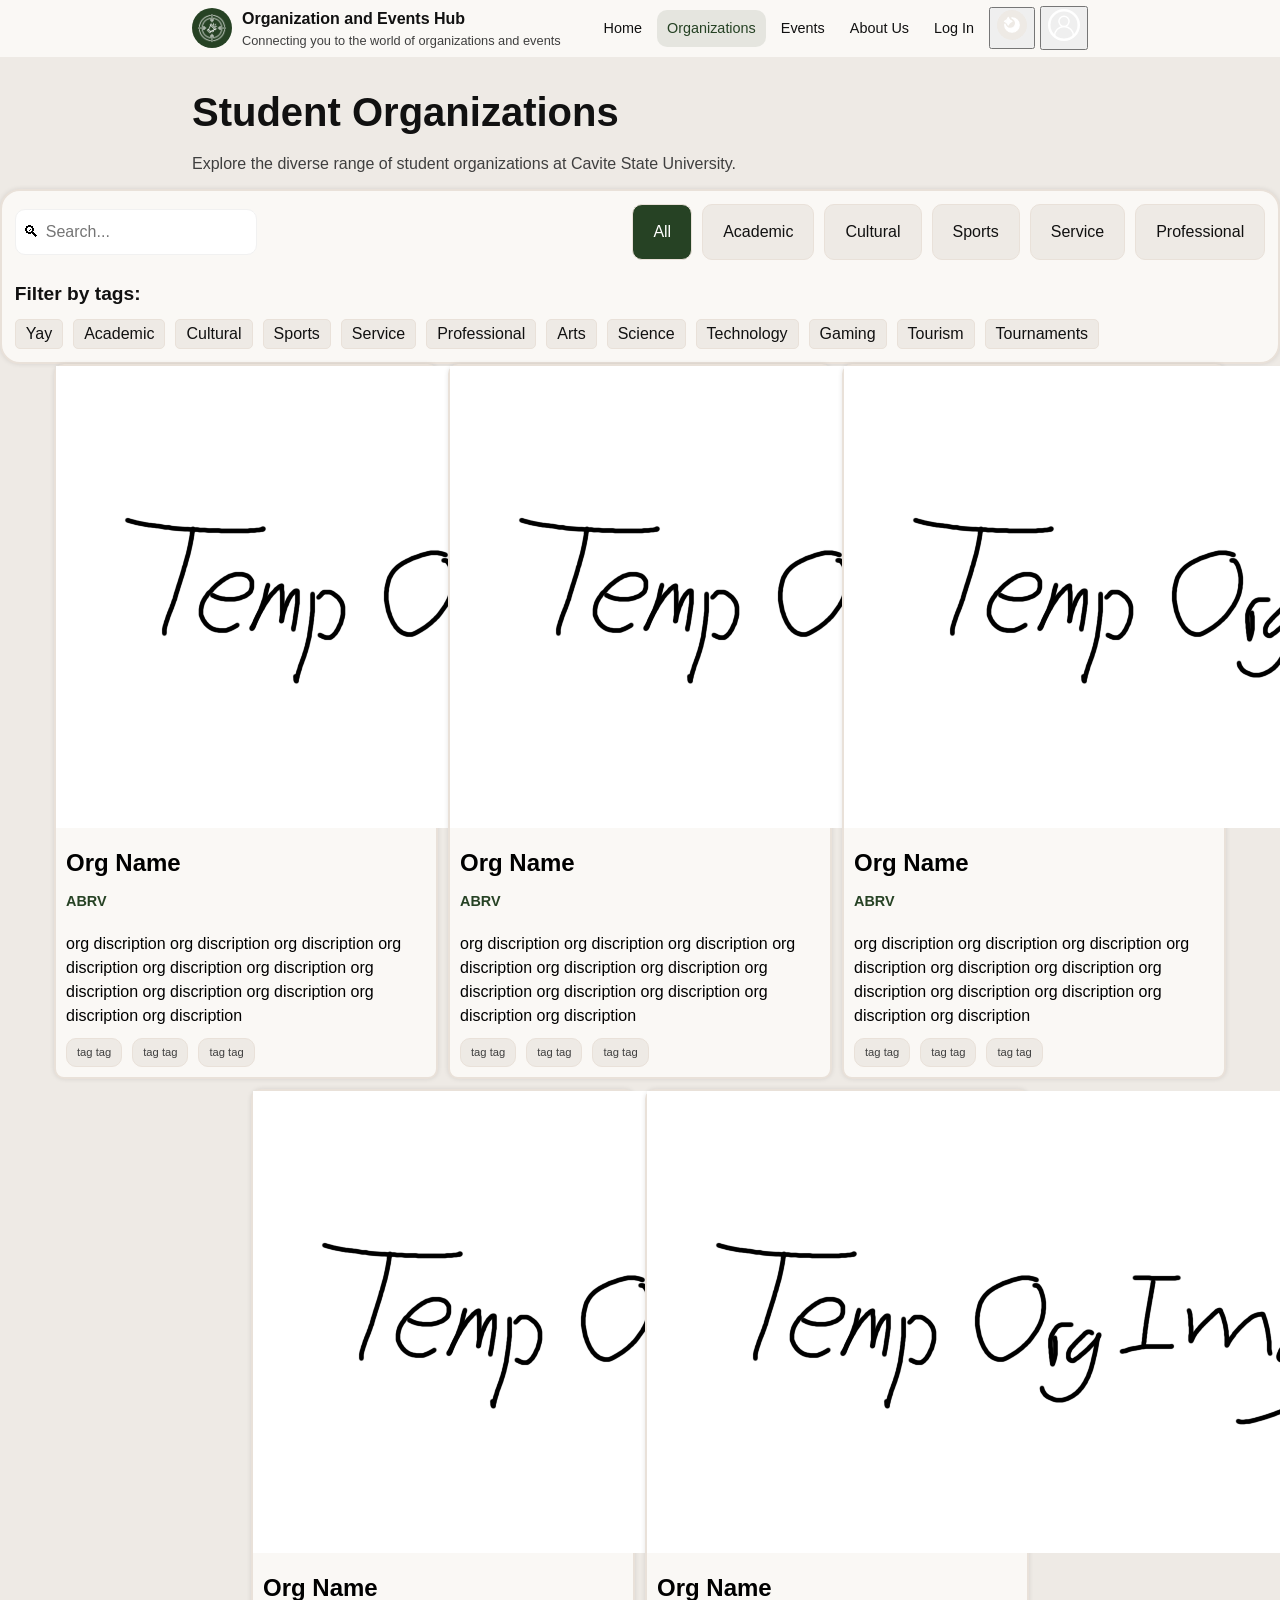
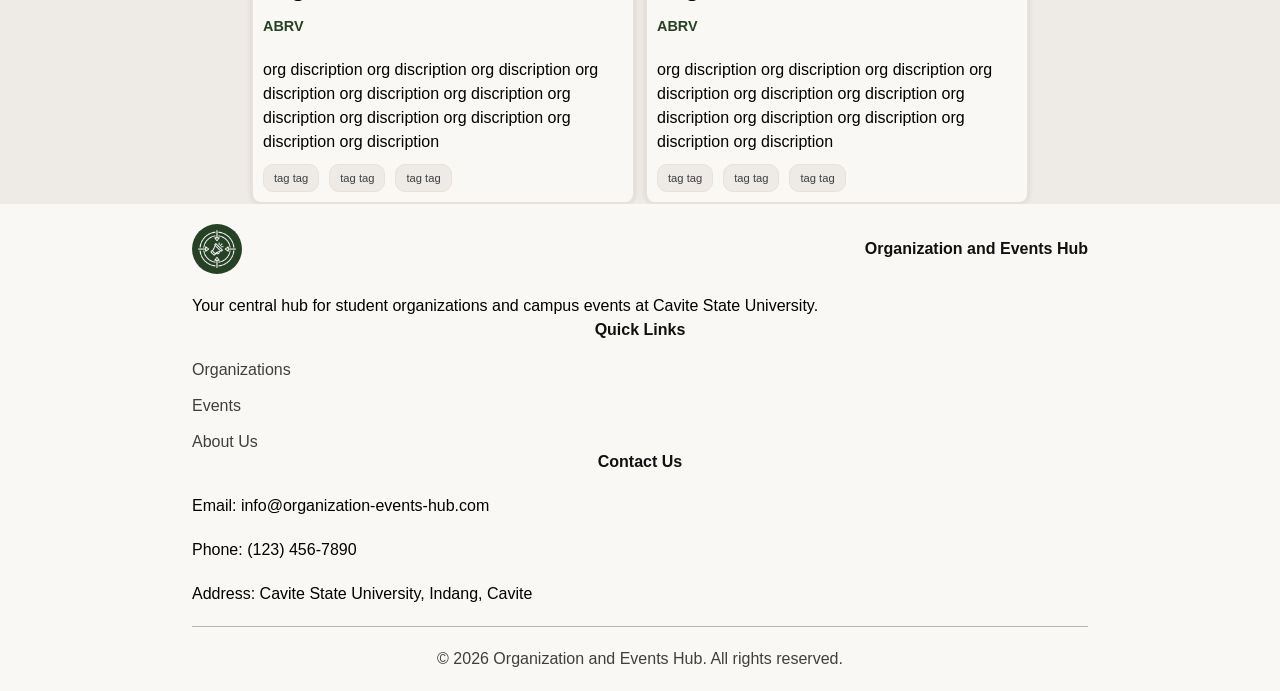
<file: organizations.html>
<!DOCTYPE html>
<html lang="en">
<head>
    <meta charset="UTF-8">
    <meta name="viewport" content="width=device-width, initial-scale=1.0">
    <script>
        if (localStorage.getItem("theme") === "dark") {
            document.documentElement.classList.add("darkmode");
        }
    </script>
    <link rel="stylesheet" href="stylesheets/style.css">
    <link rel="stylesheet" href="stylesheets/org-event.css">
    <title>Organizations</title>
</head>

<body>
    <header class="header-container">
        <div class="header-title-box">
            <img src="images/hub-light-icon.png" alt="" class="header-logo">
            <div class="header-title">
                <h1>Organization and Events Hub</h1>
                <p>Connecting you to the world of organizations and events</p>
            </div>
        </div>
        <div class="navigation-container">
            <nav class="navigation">
                <a href="index.html">Home</a>
                <a href="organizations.html" class="active">Organizations</a>
                <a href="events.html">Events</a>
                <a href="about.html">About Us</a>
                <a href="login.html">Log In</a>
            </nav>
            <button onclick="toggledarkmode()"><img src="images/moon.svg" alt="" class="dark-mode-toggle icon" ></button>
            <button onclick="open_profile()"><img src="images/user-icon.svg" alt="" class="profile-button icon" link="login.html"></button>
        </div>
    </header>
        
   <section class="org-event-header">
        <h1>Student Organizations</h1>
        <p>Explore the diverse range of student organizations at Cavite State University.</p>
   </section>

   <section class="org-event-search-tags-container">
        <div class="search-tags-box">
            <div class="search-box">
                <input type="search" placeholder="Search...">
            </div>
            <div class="tags-box">
                <p class="tags-pick-active" onclick="picktag(this)">All</p>
                <p class="tags-pick" onclick="picktag(this)">Academic</p>
                <p class="tags-pick" onclick="picktag(this)">Cultural</p>
                <p class="tags-pick" onclick="picktag(this)">Sports</p>
                <p class="tags-pick" onclick="picktag(this)">Service</p>
                <p class="tags-pick" onclick="picktag(this)">Professional</p>
            </div>
        </div>
        <div class="tags-only-box">
            <h3>Filter by tags:</h3>
            <div class="tags-boxes">
                <p class="tags-pick-many" onclick="picktagmany(this)">Yay</p>
                <p class="tags-pick-many" onclick="picktagmany(this)">Academic</p>
                <p class="tags-pick-many" onclick="picktagmany(this)">Cultural</p>
                <p class="tags-pick-many" onclick="picktagmany(this)">Sports</p>
                <p class="tags-pick-many" onclick="picktagmany(this)">Service</p>
                <p class="tags-pick-many" onclick="picktagmany(this)">Professional</p>
                <p class="tags-pick-many" onclick="picktagmany(this)">Arts</p>
                <p class="tags-pick-many" onclick="picktagmany(this)">Science</p>
                <p class="tags-pick-many" onclick="picktagmany(this)">Technology</p>
                <p class="tags-pick-many" onclick="picktagmany(this)">Gaming</p>
                <p class="tags-pick-many" onclick="picktagmany(this)">Tourism</p>
                <p class="tags-pick-many" onclick="picktagmany(this)">Tournaments</p>
            </div>
        </div>
   </section>

   <section class="org-event-cards-container">
        <div class="cards-container">
            <img src="images/temp-org-image.png" alt="">
            <div class="org-event-info-container">
                <h2 class="org-event-name">Org Name</h2>
                <h3 class="org-event-abrv">ABRV</h3>
                <P class="org-event-disc">org discription org discription org discription org discription org discription org discription org discription org discription org discription org discription org discription </P>
                <div class="org-event-tags-container">
                    <p class="org-event-tags">tag tag</p>
                    <p class="org-event-tags">tag tag</p>
                    <p class="org-event-tags">tag tag</p>
                </div>
            </div>
        </div>
        <div class="cards-container">
            <img src="images/temp-org-image.png" alt="">
            <div class="org-event-info-container">
                <h2 class="org-event-name">Org Name</h2>
                <h3 class="org-event-abrv">ABRV</h3>
                <P class="org-event-disc">org discription org discription org discription org discription org discription org discription org discription org discription org discription org discription org discription </P>
                <div class="org-event-tags-container">
                    <p class="org-event-tags">tag tag</p>
                    <p class="org-event-tags">tag tag</p>
                    <p class="org-event-tags">tag tag</p>
                </div>
            </div>
        </div>
        <div class="cards-container">
            <img src="images/temp-org-image.png" alt="">
            <div class="org-event-info-container">
                <h2 class="org-event-name">Org Name</h2>
                <h3 class="org-event-abrv">ABRV</h3>
                <P class="org-event-disc">org discription org discription org discription org discription org discription org discription org discription org discription org discription org discription org discription </P>
                <div class="org-event-tags-container">
                    <p class="org-event-tags">tag tag</p>
                    <p class="org-event-tags">tag tag</p>
                    <p class="org-event-tags">tag tag</p>
                </div>
            </div>
        </div>
        <div class="cards-container">
            <img src="images/temp-org-image.png" alt="">
            <div class="org-event-info-container">
                <h2 class="org-event-name">Org Name</h2>
                <h3 class="org-event-abrv">ABRV</h3>
                <P class="org-event-disc">org discription org discription org discription org discription org discription org discription org discription org discription org discription org discription org discription </P>
                <div class="org-event-tags-container">
                    <p class="org-event-tags">tag tag</p>
                    <p class="org-event-tags">tag tag</p>
                    <p class="org-event-tags">tag tag</p>
                </div>
            </div>
        </div>
        <div class="cards-container">
            <img src="images/temp-org-image.png" alt="">
            <div class="org-event-info-container">
                <h2 class="org-event-name">Org Name</h2>
                <h3 class="org-event-abrv">ABRV</h3>
                <P class="org-event-disc">org discription org discription org discription org discription org discription org discription org discription org discription org discription org discription org discription </P>
                <div class="org-event-tags-container">
                    <p class="org-event-tags">tag tag</p>
                    <p class="org-event-tags">tag tag</p>
                    <p class="org-event-tags">tag tag</p>
                </div>
            </div>
        </div>
    </section>

    <footer>
        <div class="footer-top">
            <div class="footer-boxes">
                <div class="footer-image-header-box">
                    <img src="images/hub-light-icon.png" alt="">
                    <h3>Organization and Events Hub</h3>
                </div>
                <p class="footer-disc">Your central hub for student organizations and campus events at Cavite State University.</p>
            </div>
            <div class="footer-boxes">
                <h3>Quick Links</h3>
                <a href="organizations.html">Organizations</a>
                <a href="events.html">Events</a>
                <a href="about.html">About Us</a>
            </div>
            
            <div class="footer-boxes">
                <h3>Contact Us</h3>
                <p>Email: info@organization-events-hub.com</p>
                <p>Phone: (123) 456-7890</p>
                <p>Address: Cavite State University, Indang, Cavite</p>
            </div>
        </div>
        <hr>
        <div class="footer-bottom">
            <p>&copy; 2026 Organization and Events Hub. All rights reserved.</p>
        </div>
    </footer>

<script src="scripts/script.js"></script>
</body>
</html>
</file>
<file: stylesheets/style.css>
* {
    font-family: Arial, sans-serif;
    line-height: 1.5;
    margin: 0;
    transition: 0.4s ease;
    box-sizing: border-box;
}

html {
    font-size: 16px;
}

:root {
    --bg-color1: #faf8f5;
    --bg-color2: #eeeae5;
    --bg-color3: #e9e1d9;
    --text-black: #111111;
    --text-black-light: #3f3f3f;
    --text-white: #faf8f5;
    --text-white-light: #cecece;
    --input-border: #f1f1f1;
    --green1: #264224;
    --green2: #1a3d18;
}

.darkmode {
    --bg-color1: #1b1b1b;
    --bg-color2: #252525;
    --bg-color3: #1f1f1f;
    --text-black: #faf8f5;
    --text-black-light: #dedede;
    --text-white: #111111;
    --text-white-light: #1a1a1a;
    --input-border: #00122a;
    --green1: #264224;
    --green2: #507914;
}

.header-container {
    display: flex;
    justify-content: space-between;
    align-items: center;
    padding: 0.5% 15%;
    background-color: var(--bg-color1);
}

.header-logo {
    width: 40px;
    height: 40px;
    margin-right: 10px;
    background-color: var(--green1);
    padding: 5px;
    border-radius: 50%;
}

.header-title-box {
    display: flex;
    align-items: center;
}

.header-title h1 {
    color: var(--text-black);
    font-size: 1rem;
}
.header-title  p {
    color: var(--text-black-light);
    font-size: 0.8rem;
}

.navigation-container {
    display: flex;
    gap: 5px;
    align-items: center;
}

.navigation {
    display: flex;
    gap: 5px;
}

.navigation a {
    text-decoration: none;
    color: var(--text-black);
    font-size: 0.9rem;
    padding: 8px 10px;
    border-radius: 10px;
    transition: background-color 0.2s, color 0.2s ease;
}

.navigation a:hover,nav a.active {
    background: color-mix(in srgb, var(--green1) 10%, transparent);
    color: var(--green1);
}

.dark-mode-toggle {
    width: 30px;
    height: 30px;
    cursor: pointer;
    padding: 5px;
    border-radius: 100%;
    background-color: var(--bg-color2);
    transition: filter 0.2s, color 0.2s, transform 0.2s ease;
}

.dark-mode-toggle:hover {
    transform: scale(110%);
    filter: invert(1);
}

.darkmode .dark-mode-toggle:hover {
    filter: invert(1) brightness(2);

}

.profile-div {
    align-items: center;
    justify-content: center;
    width: 40px;
    height: 40px;
    cursor: pointer;
    background-color: var(--green1);
    padding: 5px;
    border-radius: 50%;
}

#profile-pic{
    width: 100%;
    height: 100%;
    border-radius: 50%;
}

footer {
    background-color: var(--bg-color1);
}

.footer-top {
    background-color: var(--bg-color1);
    padding: 20px 15%;
}

.footer-boxes {
    display: flex;
    flex-direction: column;
    gap: 20px;
}

.footer-boxes h3 {
    text-align: center;
    color: var(--text-black);
    font-size: 1rem;
}

.footer-boxes a {
    
    text-decoration: none;
    color: var(--text-black-light);
    font-size: 1rem;
    transition: color 0.2s ease;
    line-height: 1;
}

.footer-boxes div {
    width: 100%;
    display: flex;
    color: var(--text-black-light);
    gap: 20px;
    justify-content: space-between;
}

.footer-boxes div p{
    justify-content: center;
    font-size: 0.75rem;
}

.footer-image-header-box {
    display: flex;
    gap: 20px;
    align-items: center;
    
}

.footer-image-header-box img {
    margin-right: -10px;
    width: 50px;
    height: 50px;
    background-color: #264224;
    padding: 5px;
    border-radius: 50%;
}

footer hr {
    border: none;
    border-top: 1px solid #b5b5b5;
    background-color: #041225;
    margin: 0 15%;
}

.footer-bottom {
    background-color: var(--bg-color1);
    padding: 20px 10%;
    display: flex;
    justify-content: center;
    color: var(--text-black-light);
}


@media (max-width: 900px) {
    * {
        /* background-color: rgba(90, 218, 103, 0.201); */
    }

    .header-container {
        padding: 0.5% 2vw;
    }

    .header-title p{
        display: none;
    }

    /* footer{
        height: 5vh;
    }

    .footer-boxes h3 {
        color: var(--text-black);
        font-size: 1rem;
    } */
}

@media (max-width: 725px){
    * {
        /* background-color: rgba(218, 90, 90, 0.201); */
    }

    .header-container {
        padding: 0.5% 10px;
    }

    .header-title{
        display: none;
    }

    .header-logo{
        width: 50px;
        height: 50px;
    }

    .navigation a {
        font-weight: 600;
    }

}
</file>
<file: stylesheets/org-event.css>
body {
    display: flex;
    flex-direction: column;
    background: var(--bg-color2);
}

.org-event-header {
    margin: 2% 15% 1% 15%;
    display: flex;
    flex-direction: column;
    justify-content: center;
}

.org-event-header h1 {
    color: var(--text-black);
    font-size: 2.5rem;
    margin-bottom: 10px;
}

.org-event-header p {
    color: var(--text-black-light);
    font-size: 1rem;
}

.org-event-search-tags-container {
    padding: 1%;
    height: max-content;
    background-color: var(--bg-color1);
    border: 2px solid var(--bg-color3);
    border-radius: 20px;
    box-shadow: 0 0 5px rgba(0, 0, 0, 0.1);
}

.search-tags-box {
    display: flex;
    gap: 10px;
    align-items: center;
    justify-content: space-between;
    margin-bottom: 20px;
}

.search-box {
    position: relative;
    align-items: center;
}

.search-box::before {
    content: "🔍︎";
    position: absolute;
    left: 8px;
    top: 50%;
    transform: translateY(-50%);
}

.search-box input {
    font-size: 1rem;
    padding: 10px 10px 10px 30px;
    border: 1px solid var(--input-border);
    border-radius: 10px;
    
}

input[type="search"]:focus {
    outline: none;
    box-shadow: 0 0 5px var(--green1);
    border: 2px solid var(--green1);
}

.tags-box {
    display: flex;
    gap: 10px;
    flex-wrap: wrap;
}

.tags-pick {
    padding: 15px 20px;
    border-radius: 10px;
    border: 1px solid var(--bg-color3);
    background-color: var(--bg-color2);
    cursor: pointer;
    color: var(--text-black);
}

.tags-pick-active {
    padding: 15px 20px;
    border-radius: 10px;
    border: 1px solid var(--bg-color3);
    background-color: var(--green1);
    cursor: pointer;
    color: white;
}

.tags-boxes {
    display: flex;
    gap: 10px;
    flex-wrap: wrap;
}

.tags-only-box h3 {
    color: var(--text-black);
    font-size: 1.2rem;
    margin-bottom: 10px;
}

.tags-pick-many {
    padding: 2px 10px;
    border-radius: 5px;

    cursor: pointer;
    border: 1px solid var(--bg-color3);
    background-color: var(--bg-color2);
    color: var(--text-black);
}


.tags-pick-many-active {

    border: 1px solid var(--bg-color3);
    background-color: var(--green1);
    cursor: pointer;
    color: white;
}

.org-event-cards-container {
    display: flex;
    flex-wrap: wrap;
    justify-self: end;
    align-items: start;
    justify-content: center;
    height: max-content;
    gap: 10px;
}

.cards-container {
    flex-grow: 1;
    background-color: var(--bg-color1);
    border: 2px solid var(--bg-color3);
    border-radius: 10px;
    box-shadow: 0 0 5px rgba(0, 0, 0, 0.1);
    max-width: 30%;
}

.cards-container .background {
    border-radius: 5px;
    width: 100%;
    height: 18vh;
    object-fit: cover;
    /* border-bottom: 2px solid var(--bg-color3); */
}

.cards-container .profile {
    border-radius: 50%;
    width: 10vh;
    height: 10vh;
    object-fit: cover;
    object-position: center;
}

.org-event-info-container {
    display: flex;
    flex-direction: column;
    gap: 10px;
    padding: 10px;
    
}

.org-event-info-container .org-event-desc{
    display: -webkit-box;
    -webkit-line-clamp: 3;
    line-clamp: 3;
    -webkit-box-orient: vertical;
    overflow: hidden;
    color: var(--text-black-light);
    font-size: 1rem;
    margin-bottom: 10px;
}

.org-event-info-container .org-event-tags-container {
    display: flex;   
}

.org-name {
    color: var(--text-black);
    font-size: 1rem;
}

.hero{
    display: flex;
    gap: 1vh;
    align-items: center;
}

.hero h2{
    width: max-content;
}

.org-event-abrv {
    color: var(--green1);
    font-size: 0.9rem;
    margin-bottom: 10px;
}

.org-event-tags {
    color: var(--text-black-light);
    background-color: var(--bg-color2);
    border: 1px solid var(--bg-color3);
    border-radius: 10px;
    padding: 5px 10px;
    margin-right: 10px;
    font-size: 0.7rem;
}

.search-container{
    gap: 10px;
    display: flex;
    align-self: center;
    width: 80%;
    flex-direction: column;
}
</file>
